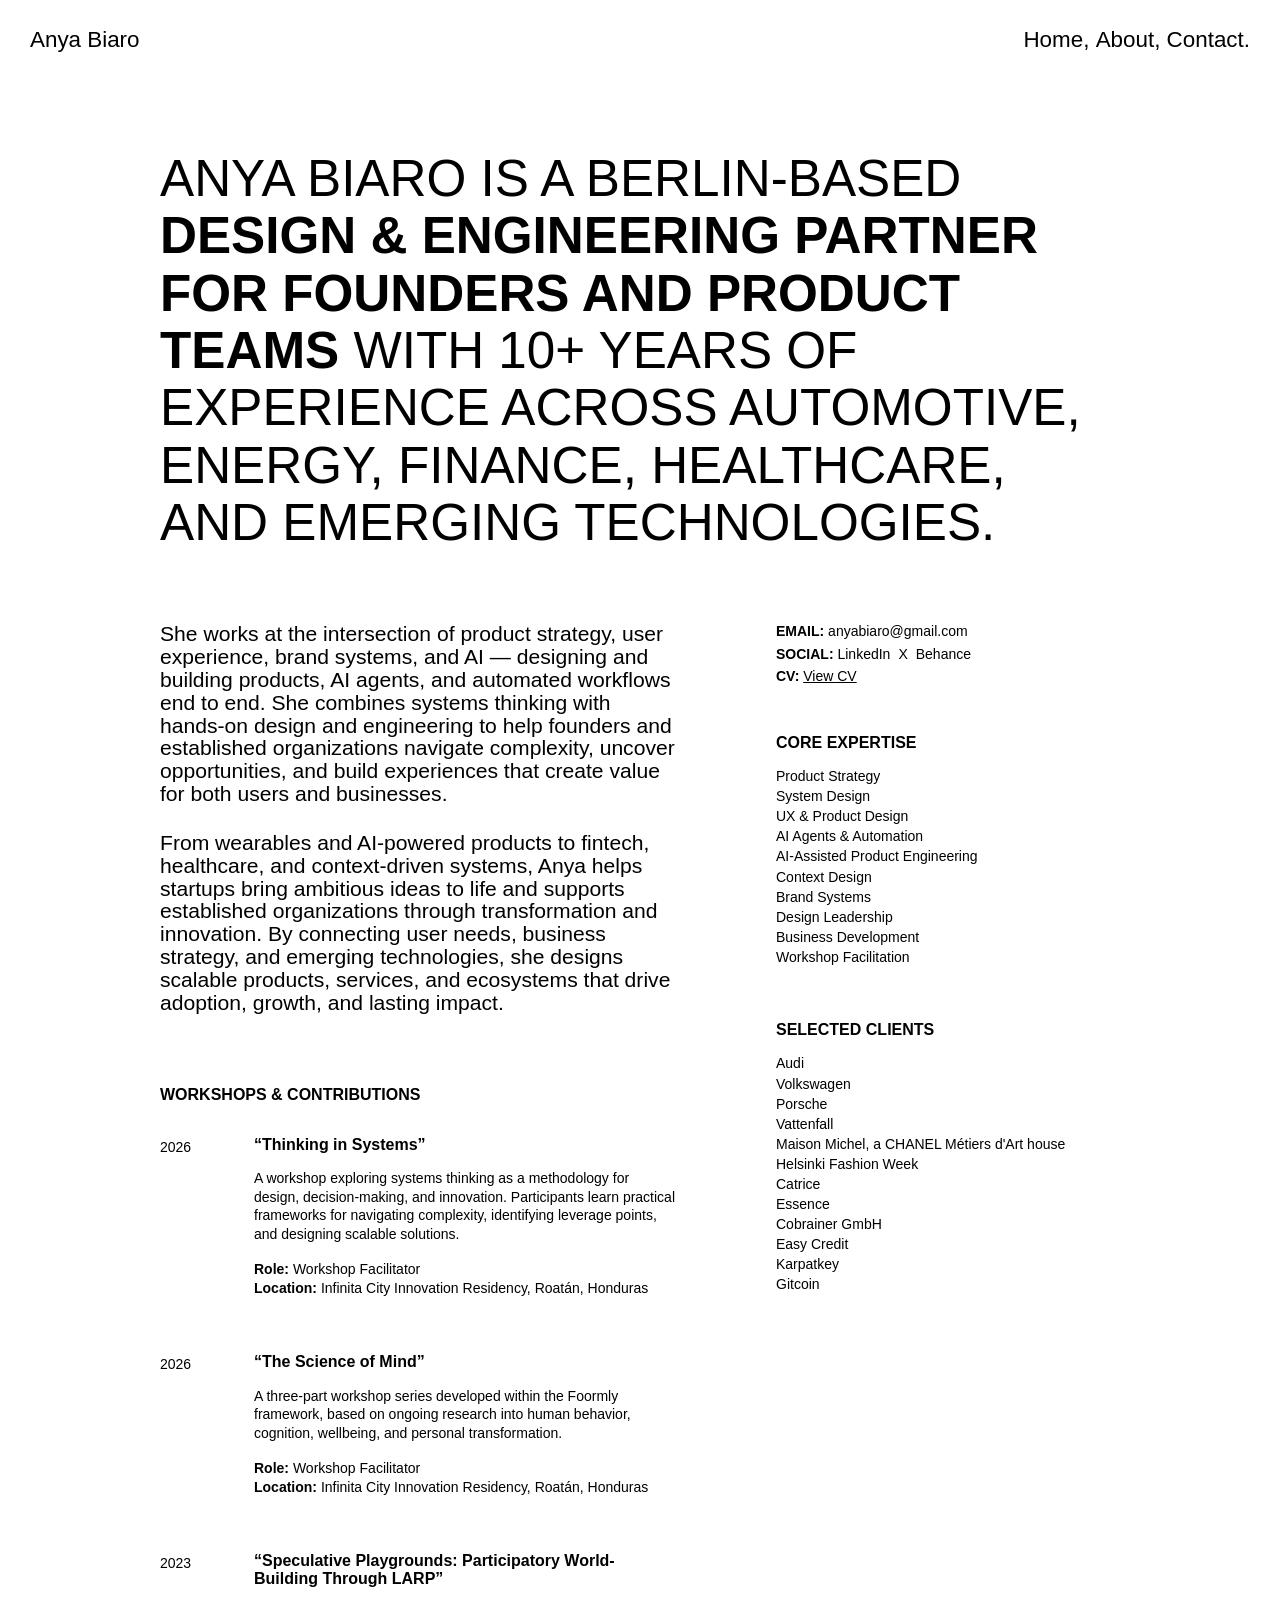
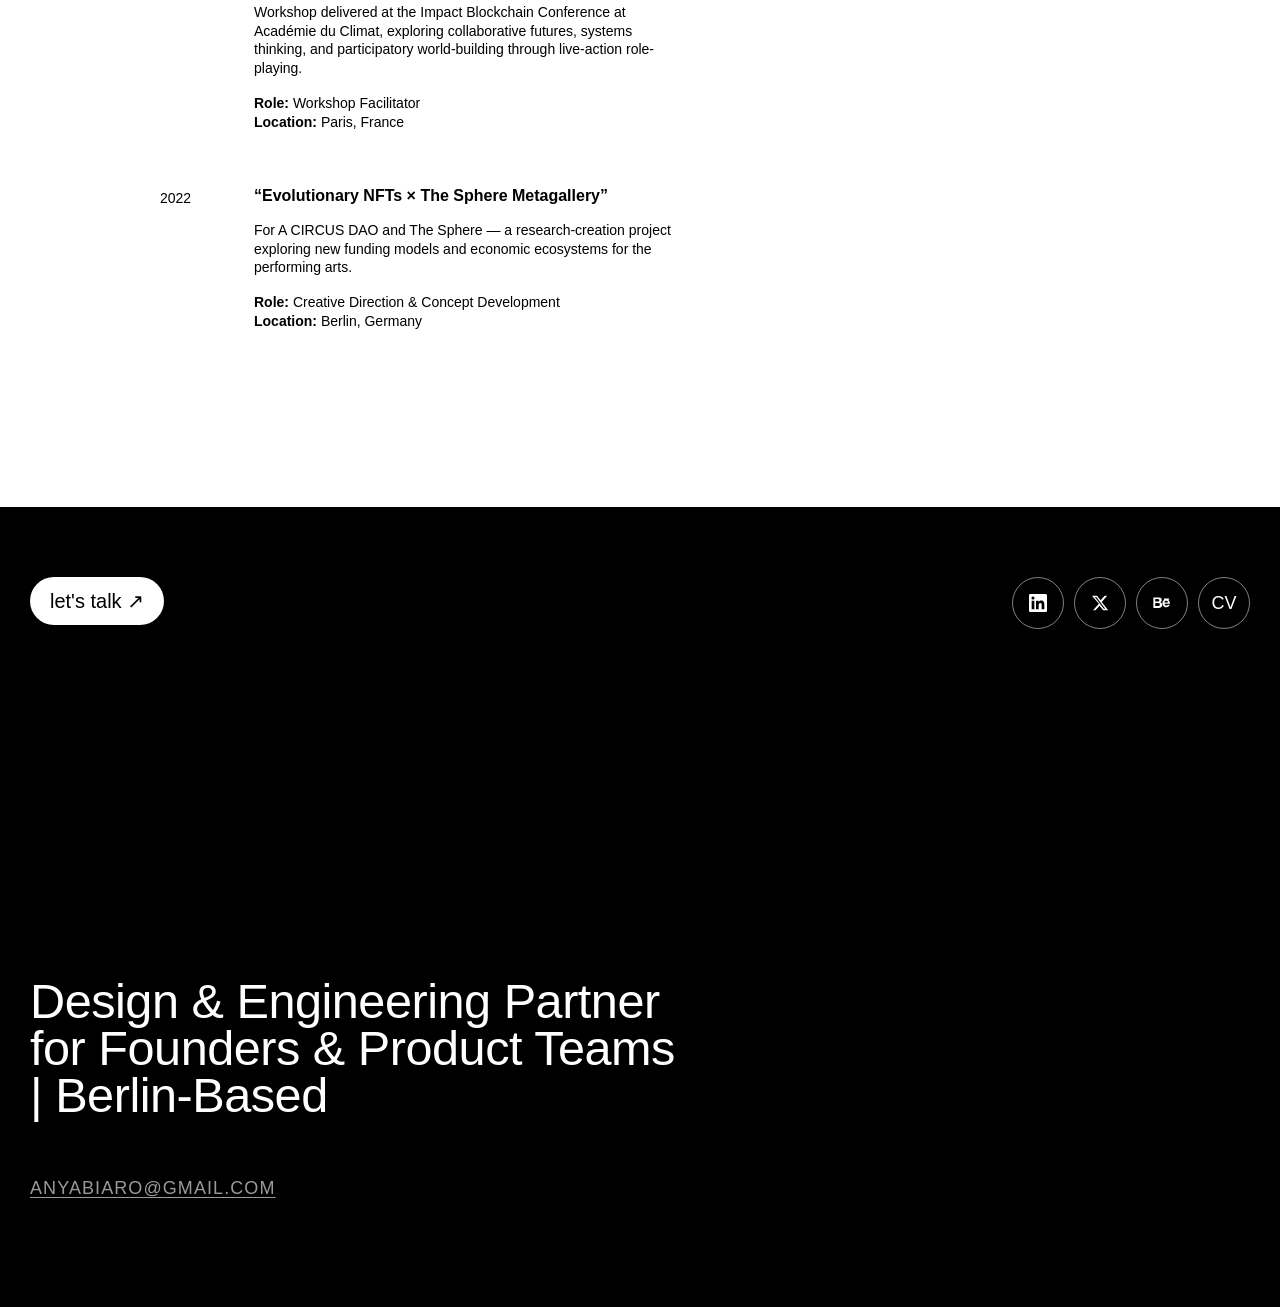
<file: about/index.html>
<!doctype html>
<html lang="en">
  <head>
    <meta charset="utf-8">
    <base href="/">
    <meta name="viewport" content="width=device-width, initial-scale=1">
    <title>About | Anya Biaro</title>
    <meta name="description" content="About Anya Biaro: design & engineering partner for founders & product teams. Product strategy, UX/UI, branding, AI agents and automation. 10+ years, Berlin-based.">
    <meta property="og:type" content="website">
    <meta property="og:title" content="About | Anya Biaro">
    <meta property="og:description" content="Design & engineering partner for founders & product teams. Product strategy, UX/UI, branding, AI agents and automation. 10+ years, Berlin-based.">
    <meta property="og:image" content="https://www.anyabiaro.com/assets/og-image.png">
    <meta property="og:url" content="https://www.anyabiaro.com/about">
    <meta name="twitter:card" content="summary_large_image">
    <meta name="twitter:image" content="https://www.anyabiaro.com/assets/og-image.png">
    <link rel="icon" href="/favicon.ico" sizes="any">
    <link rel="icon" type="image/png" sizes="48x48" href="/assets/favicon-48x48.png">
    <link rel="icon" type="image/png" sizes="32x32" href="/assets/favicon-32x32.png">
    <link rel="apple-touch-icon" href="/assets/apple-touch-icon.png">
    <link rel="stylesheet" href="styles.css">
  </head>
  <body>
    <header class="site-header" aria-label="Primary navigation">
      <a class="brand" href="/" data-content="brand">Anya Biaro</a>
      <nav class="nav-links" aria-label="Site sections">
        <a href="/">Home</a><span>,&nbsp;</span>
        <a href="/about">About</a><span>,&nbsp;</span>
        <a href="/#contact">Contact</a><span>.</span>
      </nav>
      <button class="nav-toggle" aria-label="Toggle menu" aria-expanded="false">Menu</button>
    </header>

    <main>
      <section class="about-page" id="about" aria-labelledby="about-title">
        <h1 id="about-title" class="about-title">
          Anya Biaro is a Berlin-based <strong>design &amp; engineering partner for founders and product teams</strong> with 10+ years of experience across automotive, energy, finance, healthcare, and emerging technologies.
        </h1>

        <div class="about-grid">
          <div class="about-copy">
            <p>She works at the intersection of product strategy, user experience, brand systems, and AI — designing and building products, AI agents, and automated workflows end to end. She combines systems thinking with hands-on design and engineering to help founders and established organizations navigate complexity, uncover opportunities, and build experiences that create value for both users and businesses.</p>
            <p>From wearables and AI-powered products to fintech, healthcare, and context-driven systems, Anya helps startups bring ambitious ideas to life and supports established organizations through transformation and innovation. By connecting user needs, business strategy, and emerging technologies, she designs scalable products, services, and ecosystems that drive adoption, growth, and lasting impact.</p>

            <div class="about-workshops">
              <h2>Workshops &amp; Contributions</h2>

              <div class="about-workshop-item">
                <p class="about-workshop-year">2026</p>
                <div>
                  <h3>Thinking in Systems</h3>
                  <p>A workshop exploring systems thinking as a methodology for design, decision-making, and innovation. Participants learn practical frameworks for navigating complexity, identifying leverage points, and designing scalable solutions.</p>
                  <p><strong>Role:</strong> Workshop Facilitator<br><strong>Location:</strong> Infinita City Innovation Residency, Roatán, Honduras</p>
                </div>
              </div>

              <div class="about-workshop-item">
                <p class="about-workshop-year">2026</p>
                <div>
                  <h3>The Science of Mind</h3>
                  <p>A three-part workshop series developed within the Foormly framework, based on ongoing research into human behavior, cognition, wellbeing, and personal transformation.</p>
                  <p><strong>Role:</strong> Workshop Facilitator<br><strong>Location:</strong> Infinita City Innovation Residency, Roatán, Honduras</p>
                </div>
              </div>

              <div class="about-workshop-item">
                <p class="about-workshop-year">2023</p>
                <div>
                  <h3>Speculative Playgrounds: Participatory World-Building Through LARP</h3>
                  <p>Workshop delivered at the Impact Blockchain Conference at Académie du Climat, exploring collaborative futures, systems thinking, and participatory world-building through live-action role-playing.</p>
                  <p><strong>Role:</strong> Workshop Facilitator<br><strong>Location:</strong> Paris, France</p>
                </div>
              </div>

              <div class="about-workshop-item">
                <p class="about-workshop-year">2022</p>
                <div>
                  <h3>Evolutionary NFTs × The Sphere Metagallery</h3>
                  <p>For A CIRCUS DAO and The Sphere — a research-creation project exploring new funding models and economic ecosystems for the performing arts.</p>
                  <p><strong>Role:</strong> Creative Direction &amp; Concept Development<br><strong>Location:</strong> Berlin, Germany</p>
                </div>
              </div>
            </div>
          </div>

          <aside class="about-details" aria-label="About details">
            <div class="about-block">
              <p>
                <strong>Email:</strong>
                <a href="mailto:anyabiaro@gmail.com" data-content="email">anyabiaro@gmail.com</a>
              </p>
              <p>
                <strong>Social:</strong>
                <span data-socials-inline></span>
              </p>
              <p>
                <strong>CV:</strong>
                <a href="https://docs.google.com/document/d/16IysWOBCpIxDrQAFdBhA-k-1iTJSCD5MeZukyE_M38k/edit?usp=sharing" target="_blank" rel="noreferrer" style="text-decoration: underline;">View CV</a>
              </p>
            </div>

            <div class="about-block about-block--expertise">
              <h2>Core <strong>Expertise</strong></h2>
              <ul>
                <li>Product Strategy</li>
                <li>System Design</li>
                <li>UX &amp; Product Design</li>
                <li>AI Agents &amp; Automation</li>
                <li>AI-Assisted Product Engineering</li>
                <li>Context Design</li>
                <li>Brand Systems</li>
                <li>Design Leadership</li>
                <li>Business Development</li>
                <li>Workshop Facilitation</li>
              </ul>
            </div>

            <div class="about-block about-block--clients">
              <h2>Selected <strong>Clients</strong></h2>
              <ul>
                <li>Audi</li>
                <li>Volkswagen</li>
                <li>Porsche</li>
                <li>Vattenfall</li>
                <li>Maison Michel, a CHANEL Métiers d'Art house</li>
                <li>Helsinki Fashion Week</li>
                <li>Catrice</li>
                <li>Essence</li>
                <li>Cobrainer GmbH</li>
                <li>Easy Credit</li>
                <li>Karpatkey</li>
                <li>Gitcoin</li>
              </ul>
            </div>
          </aside>
        </div>
      </section>
    </main>

    <footer class="footer" id="contact">
      <div class="footer-top">
        <a class="footer-talk" href="mailto:anyabiaro@gmail.com">let's talk ↗</a>
        <div class="footer-icons" data-footer-socials></div>
      </div>
      <div class="footer-bottom">
        <p class="footer-descriptor" data-content="footerDescriptor"></p>
        <a class="footer-email" href="mailto:anyabiaro@gmail.com" data-content="email"></a>
      </div>
    </footer>

    <script src="content.js"></script>
    <script src="script.js"></script>
  </body>
</html>
</file>
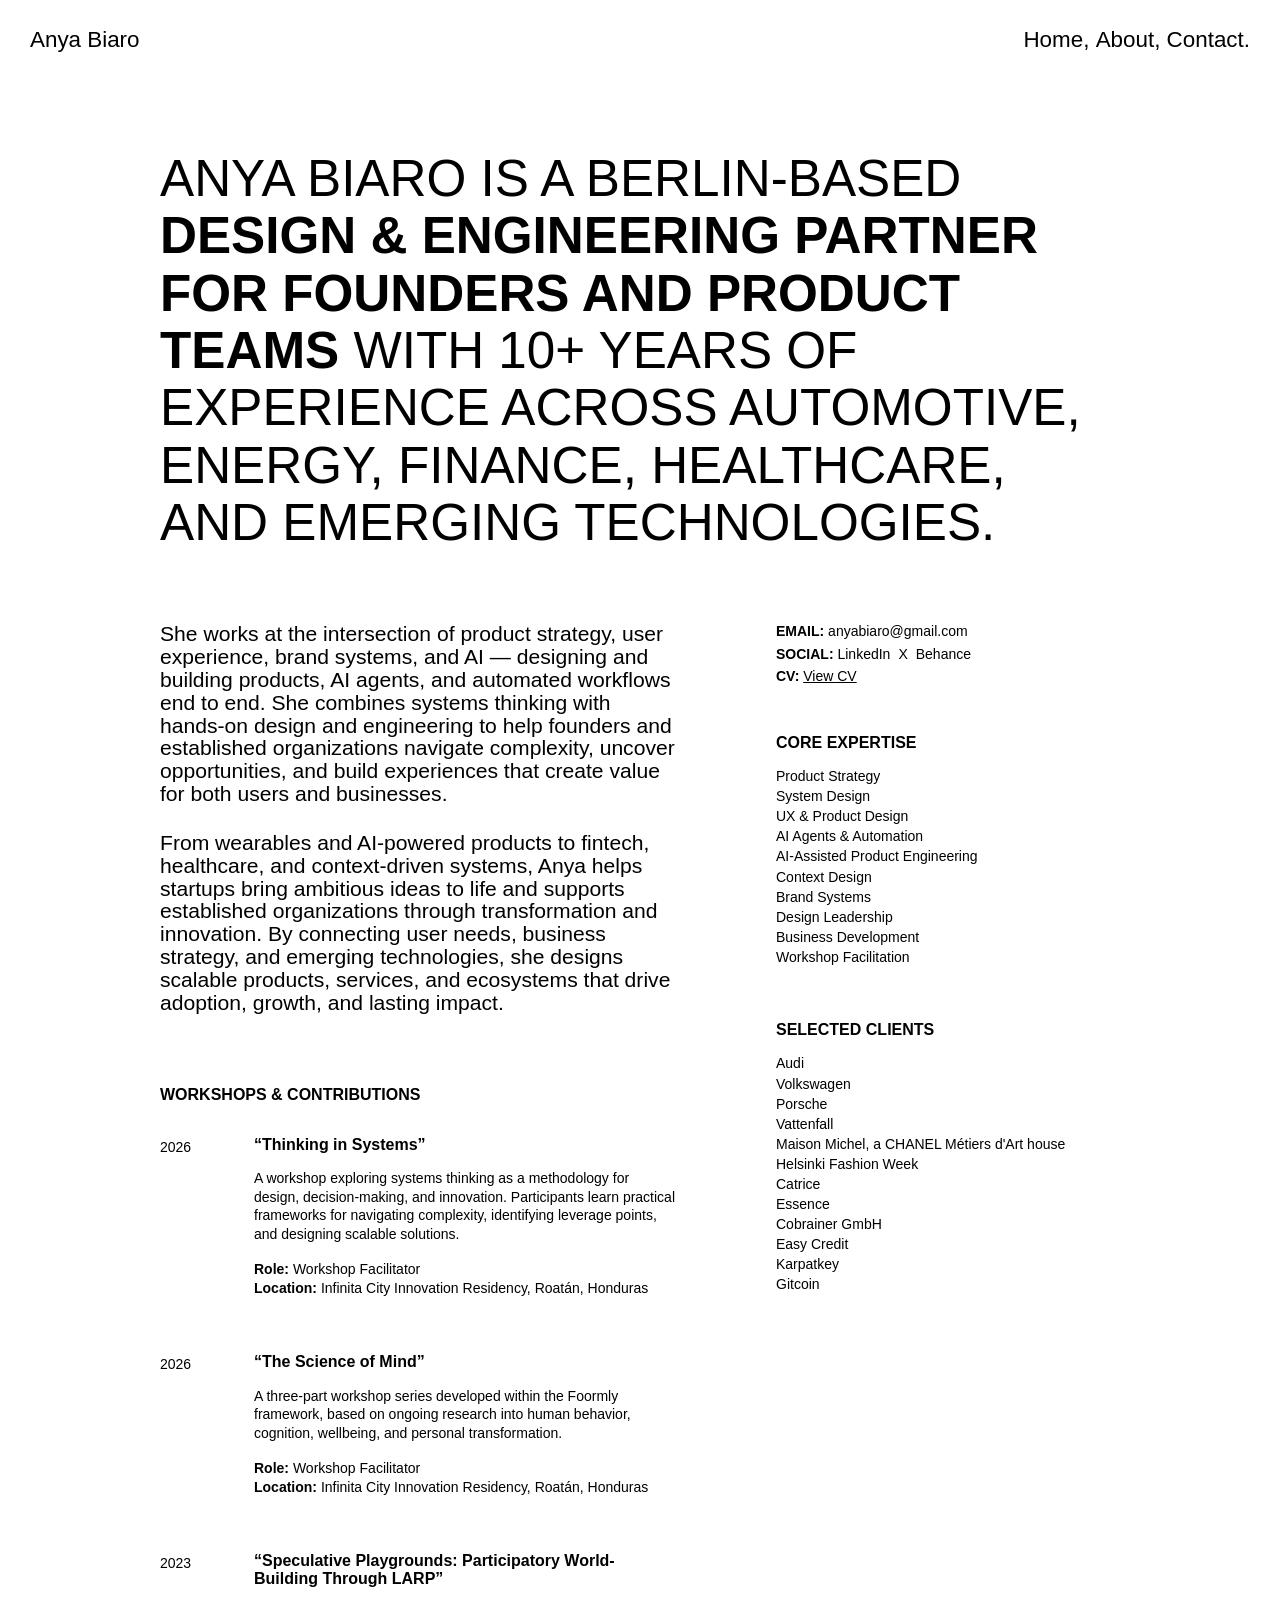
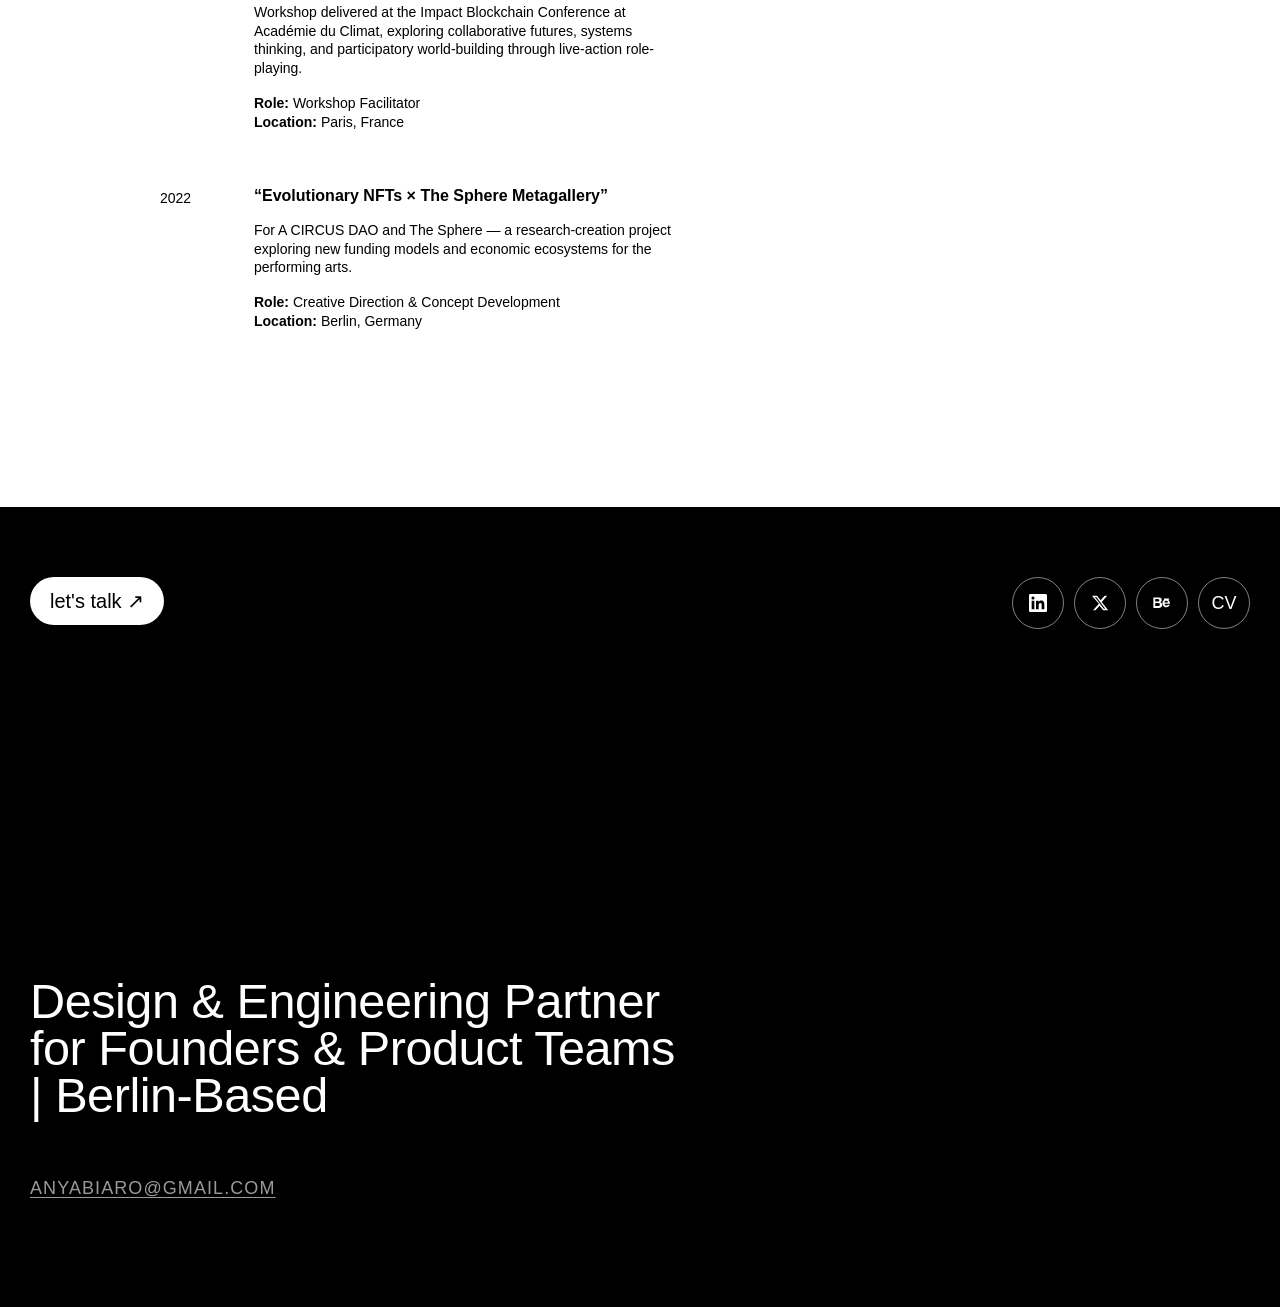
<file: about.html>
<!doctype html>
<html lang="en">
  <head>
    <meta charset="utf-8">
    <meta name="viewport" content="width=device-width, initial-scale=1">
    <title>About | Anya Biaro</title>
    <meta name="description" content="About Anya Biaro: design & engineering partner for founders & product teams. Product strategy, UX/UI, branding, AI agents and automation. 10+ years, Berlin-based.">
    <meta property="og:type" content="website">
    <meta property="og:title" content="About | Anya Biaro">
    <meta property="og:description" content="Design & engineering partner for founders & product teams. Product strategy, UX/UI, branding, AI agents and automation. 10+ years, Berlin-based.">
    <meta property="og:image" content="https://www.anyabiaro.com/assets/og-image.png">
    <meta property="og:url" content="https://www.anyabiaro.com/about">
    <meta name="twitter:card" content="summary_large_image">
    <meta name="twitter:image" content="https://www.anyabiaro.com/assets/og-image.png">
    <link rel="icon" href="/favicon.ico" sizes="any">
    <link rel="icon" type="image/png" sizes="48x48" href="/assets/favicon-48x48.png">
    <link rel="icon" type="image/png" sizes="32x32" href="/assets/favicon-32x32.png">
    <link rel="apple-touch-icon" href="/assets/apple-touch-icon.png">
    <link rel="stylesheet" href="./styles.css">
  </head>
  <body>
    <header class="site-header" aria-label="Primary navigation">
      <a class="brand" href="/" data-content="brand">Anya Biaro</a>
      <nav class="nav-links" aria-label="Site sections">
        <a href="/">Home</a><span>,&nbsp;</span>
        <a href="/about">About</a><span>,&nbsp;</span>
        <a href="/#contact">Contact</a><span>.</span>
      </nav>
      <button class="nav-toggle" aria-label="Toggle menu" aria-expanded="false">Menu</button>
    </header>

    <main>
      <section class="about-page" id="about" aria-labelledby="about-title">
        <h1 id="about-title" class="about-title">
          Anya Biaro is a Berlin-based <strong>design &amp; engineering partner for founders and product teams</strong> with 10+ years of experience across automotive, energy, finance, healthcare, and emerging technologies.
        </h1>

        <div class="about-grid">
          <div class="about-copy">
            <p>She works at the intersection of product strategy, user experience, brand systems, and AI — designing and building products, AI agents, and automated workflows end to end. She combines systems thinking with hands-on design and engineering to help founders and established organizations navigate complexity, uncover opportunities, and build experiences that create value for both users and businesses.</p>
            <p>From wearables and AI-powered products to fintech, healthcare, and context-driven systems, Anya helps startups bring ambitious ideas to life and supports established organizations through transformation and innovation. By connecting user needs, business strategy, and emerging technologies, she designs scalable products, services, and ecosystems that drive adoption, growth, and lasting impact.</p>

            <div class="about-workshops">
              <h2>Workshops &amp; Contributions</h2>

              <div class="about-workshop-item">
                <p class="about-workshop-year">2026</p>
                <div>
                  <h3>Thinking in Systems</h3>
                  <p>A workshop exploring systems thinking as a methodology for design, decision-making, and innovation. Participants learn practical frameworks for navigating complexity, identifying leverage points, and designing scalable solutions.</p>
                  <p><strong>Role:</strong> Workshop Facilitator<br><strong>Location:</strong> Infinita City Innovation Residency, Roatán, Honduras</p>
                </div>
              </div>

              <div class="about-workshop-item">
                <p class="about-workshop-year">2026</p>
                <div>
                  <h3>The Science of Mind</h3>
                  <p>A three-part workshop series developed within the Foormly framework, based on ongoing research into human behavior, cognition, wellbeing, and personal transformation.</p>
                  <p><strong>Role:</strong> Workshop Facilitator<br><strong>Location:</strong> Infinita City Innovation Residency, Roatán, Honduras</p>
                </div>
              </div>

              <div class="about-workshop-item">
                <p class="about-workshop-year">2023</p>
                <div>
                  <h3>Speculative Playgrounds: Participatory World-Building Through LARP</h3>
                  <p>Workshop delivered at the Impact Blockchain Conference at Académie du Climat, exploring collaborative futures, systems thinking, and participatory world-building through live-action role-playing.</p>
                  <p><strong>Role:</strong> Workshop Facilitator<br><strong>Location:</strong> Paris, France</p>
                </div>
              </div>

              <div class="about-workshop-item">
                <p class="about-workshop-year">2022</p>
                <div>
                  <h3>Evolutionary NFTs × The Sphere Metagallery</h3>
                  <p>For A CIRCUS DAO and The Sphere — a research-creation project exploring new funding models and economic ecosystems for the performing arts.</p>
                  <p><strong>Role:</strong> Creative Direction &amp; Concept Development<br><strong>Location:</strong> Berlin, Germany</p>
                </div>
              </div>
            </div>
          </div>

          <aside class="about-details" aria-label="About details">
            <div class="about-block">
              <p>
                <strong>Email:</strong>
                <a href="mailto:anyabiaro@gmail.com" data-content="email">anyabiaro@gmail.com</a>
              </p>
              <p>
                <strong>Social:</strong>
                <span data-socials-inline></span>
              </p>
              <p>
                <strong>CV:</strong>
                <a href="https://docs.google.com/document/d/16IysWOBCpIxDrQAFdBhA-k-1iTJSCD5MeZukyE_M38k/edit?usp=sharing" target="_blank" rel="noreferrer" style="text-decoration: underline;">View CV</a>
              </p>
            </div>

            <div class="about-block about-block--expertise">
              <h2>Core <strong>Expertise</strong></h2>
              <ul>
                <li>Product Strategy</li>
                <li>System Design</li>
                <li>UX &amp; Product Design</li>
                <li>AI Agents &amp; Automation</li>
                <li>AI-Assisted Product Engineering</li>
                <li>Context Design</li>
                <li>Brand Systems</li>
                <li>Design Leadership</li>
                <li>Business Development</li>

                <li>Workshop Facilitation</li>
              </ul>
            </div>

            <div class="about-block about-block--clients">
              <h2>Selected <strong>Clients</strong></h2>
              <ul>
                <li>Audi</li>
                <li>Volkswagen</li>
                <li>Porsche</li>
                <li>Vattenfall</li>
                <li>Maison Michel, a CHANEL Métiers d'Art house</li>
                <li>Helsinki Fashion Week</li>
                <li>Catrice</li>
                <li>Essence</li>
                <li>Cobrainer GmbH</li>
                <li>Easy Credit</li>
                <li>Karpatkey</li>
                <li>Gitcoin</li>
              </ul>
            </div>
          </aside>
        </div>
      </section>
    </main>

    <footer class="footer" id="contact">
      <div class="footer-top">
        <a class="footer-talk" href="mailto:anyabiaro@gmail.com">let's talk ↗</a>
        <div class="footer-icons" data-footer-socials></div>
      </div>
      <div class="footer-bottom">
        <p class="footer-descriptor" data-content="footerDescriptor"></p>
        <a class="footer-email" href="mailto:anyabiaro@gmail.com" data-content="email"></a>
      </div>
    </footer>

    <script src="./content.js"></script>
    <script src="./script.js"></script>
  </body>
</html>
</file>
<file: styles.css>
:root {
  --background: #fff;
  --foreground: #050505;
  --muted: #efefef;
  --pad: clamp(18px, 2.35vw, 30px);
  --header-size: clamp(22px, 1.75vw, 25px);
  --body-size: 12px;
  --display: clamp(48px, 5.65vw, 82px);
}

* {
  box-sizing: border-box;
}

html {
  scroll-behavior: smooth;
  overflow-x: hidden;
}

body {
  margin: 0;
  overflow-x: hidden;
  background: var(--background);
  color: var(--foreground);
  font-family: "ABC Diatype", "Helvetica Neue", Arial, system-ui, sans-serif;
  font-size: var(--body-size);
  line-height: 1;
  letter-spacing: 0;
  text-transform: uppercase;
}

a {
  color: inherit;
  text-decoration: none;
}

img {
  display: block;
  width: 100%;
}

/* ─── Header ─────────────────────────────────────────────── */

.site-header {
  position: fixed;
  inset: 0 0 auto;
  z-index: 20;
  display: flex;
  justify-content: space-between;
  gap: 24px;
  padding: 29px var(--pad);
  font-size: var(--header-size);
  line-height: 0.95;
  text-transform: none;
  mix-blend-mode: difference;
}

.brand,
.nav-links {
  color: #fff;
}

.nav-links {
  display: flex;
  flex-wrap: wrap;
  justify-content: flex-end;
}

.nav-links a {
  transition: opacity 180ms ease;
}

.nav-links a:hover {
  opacity: 0.55;
}

.nav-toggle {
  display: none;
  background: none;
  border: none;
  cursor: pointer;
  padding: 0;
  color: #fff;
  font-family: inherit;
  font-size: var(--header-size);
  line-height: 0.95;
  text-transform: none;
}

/* ─── Intro ──────────────────────────────────────────────── */

.intro {
  display: grid;
  min-height: 62vh;
  padding: 120px var(--pad) 22px;
  place-items: end center;
  background: #fff;
}

.intro-line {
  max-width: min(620px, 80vw);
  margin: 0;
  text-align: center;
}

/* ─── Image statement ────────────────────────────────────── */

.image-statement {
  position: relative;
  min-height: 100svh;
  overflow: hidden;
  background: #d8d4cc;
}

.image-statement img {
  width: 100%;
  height: 100svh;
  object-fit: cover;
}

.image-statement--first img {
  object-position: center top;
}

.image-statement h1,
.image-statement h2 {
  position: absolute;
  left: var(--pad);
  right: var(--pad);
  bottom: 26px;
  max-width: 1120px;
  margin: 0;
  color: #fff;
  font-size: var(--display);
  font-weight: 400;
  line-height: 0.96;
  text-transform: none;
}

/* ─── Clients ────────────────────────────────────────────── */

.clients {
  padding: 140px 0 36px;
  overflow: hidden;
}

.clients-copy {
  padding: 0 var(--pad) 74px;
}

.clients-copy p {
  margin: 0;
}

.client-marquee {
  display: flex;
  width: 100%;
  overflow: hidden;
}

.client-track {
  display: flex;
  align-items: center;
  gap: 20px;
  width: max-content;
  animation: marquee 56s linear infinite reverse;
}

.client-name {
  display: flex;
  align-items: center;
  justify-content: center;
  min-width: clamp(170px, 19vw, 250px);
  height: clamp(90px, 11vw, 140px);
  padding: 0 clamp(10px, 1.4vw, 18px);
}

.client-logo {
  width: clamp(86px, 8vw, 124px);
  height: auto;
  overflow: visible;
}

.client-logo--porsche   { width: clamp(148px, 14vw, 220px); }
.client-logo--volkswagen { width: clamp(72px, 7vw, 110px); }
.client-logo--custom    { width: clamp(128px, 12vw, 190px); }
.client-logo--maison    { width: clamp(150px, 14vw, 220px); }
.client-logo--gitcoin   { width: clamp(108px, 10vw, 156px); }

/* ─── Work lede ──────────────────────────────────────────── */

.work-lede {
  display: flex;
  min-height: 48vh;
  align-items: end;
  padding: 56px var(--pad) 42px;
  margin-top: -200px;
}

.work-lede h2 {
  max-width: 620px;
  margin: 0;
  font-size: clamp(44px, 4.4vw, 62px);
  font-weight: 400;
  line-height: 0.98;
  text-transform: none;
}

/* ─── Project grid ───────────────────────────────────────── */

.project-grid {
  display: grid;
  grid-template-columns: repeat(2, minmax(0, 1fr));
  gap: 120px 14px;
  padding: 0 var(--pad) 145px;
}

.project-card {
  display: block;
}

.project-card--wide {
  grid-column: 1 / -1;
}

.project-card figure {
  margin: 0;
}

.project-card img {
  aspect-ratio: 1 / 1;
  height: auto;
  background: var(--muted);
  object-fit: cover;
  transition: filter 220ms ease;
}

.project-card--wide img {
  aspect-ratio: 16 / 8;
}

.project-card:hover img {
  filter: contrast(1.04) brightness(0.92);
}

.project-card--coming-soon {
  cursor: default;
  pointer-events: none;
}

.project-card figcaption {
  min-height: 72px;
  padding-top: 19px;
  text-align: center;
}

.project-card strong,
.project-card span {
  display: block;
  font-weight: 400;
}

/* ─── Recognition ────────────────────────────────────────── */

.recognition {
  background: #211c18;
}

.recognition img {
  object-position: center;
}

/* ─── Footer ─────────────────────────────────────────────── */

.footer {
  display: flex;
  flex-direction: column;
  justify-content: space-between;
  min-height: calc(100svh - 100px);
  padding: var(--pad);
  background: #000;
  color: #fff;
  text-transform: none;
}

.footer-top {
  display: flex;
  justify-content: space-between;
  align-items: flex-start;
  gap: 24px;
  padding-top: 40px;
}

.footer-talk {
  display: inline-flex;
  align-items: center;
  padding: 14px 20px;
  border-radius: 100px;
  background: #fff;
  color: #000;
  font-size: 20px;
  font-weight: 400;
  text-transform: none;
  letter-spacing: 0;
  transition: opacity 180ms ease;
  white-space: nowrap;
}

.footer-talk:hover {
  opacity: 0.85;
}

.footer-icons {
  display: flex;
  align-items: center;
  gap: 10px;
}

.footer-icon {
  display: flex;
  align-items: center;
  justify-content: center;
  width: 52px;
  height: 52px;
  border-radius: 50%;
  border: 1.5px solid rgba(255,255,255,0.5);
  color: #fff;
  font-size: 18px;
  font-weight: 500;
  letter-spacing: 0;
  text-transform: none;
  transition: background 180ms ease, border-color 180ms ease, color 180ms ease, opacity 180ms ease;
  flex-shrink: 0;
}

.footer-icon:hover {
  background: #fff;
  border-color: #fff;
  color: #000;
  opacity: 1;
}

.footer-icon svg {
  fill: currentColor;
  transition: fill 180ms ease;
}

.footer-bottom {
  display: flex;
  flex-direction: column;
  gap: 60px;
  padding-bottom: 80px;
}

.footer-descriptor {
  margin: 0;
  font-size: clamp(32px, 3.8vw, 58px);
  white-space: pre-line;
  font-weight: 400;
  line-height: 0.96;
  color: #fff;
  text-transform: none;
  letter-spacing: -0.01em;
  padding-right: 550px;
}

.footer-email {
  font-size: 18px;
  color: #fff;
  opacity: 0.6;
  text-transform: uppercase;
  letter-spacing: 0.06em;
  text-decoration: underline;
  text-underline-offset: 3px;
  transition: opacity 180ms ease;
}

.footer-email:hover {
  opacity: 0.65;
}

/* ─── About ──────────────────────────────────────────────── */

.about-page {
  min-height: 100svh;
  padding: 150px 160px 120px;
  background: #fff;
  color: #000;
  text-transform: none;
}

.about-title {
  max-width: none;
  margin: 0 0 72px;
  font-size: clamp(36px, 4vw, 60px);
  font-weight: 400;
  line-height: 1.12;
  text-transform: uppercase;
}

.about-title strong {
  font-weight: 800;
  letter-spacing: 0;
}

.about-bio {
  max-width: 1080px;
  margin: 0 0 72px;
  font-size: clamp(15px, 1.18vw, 20px);
  line-height: 1.5;
}

.about-bio p {
  margin: 0 0 1em;
}

.about-grid {
  display: grid;
  grid-template-columns: minmax(0, 1.5fr) minmax(0, 1fr);
  gap: 100px;
  width: 100%;
  align-items: start;
}

.about-copy {
  font-size: clamp(18px, 1.65vw, 24px);
  line-height: 1.08;
}

.about-copy p {
  margin: 0 0 26px;
}

.about-details {
  display: grid;
  gap: 34px;
  font-size: clamp(14px, 1.05vw, 16px);
  line-height: 1.15;
}

.about-block p,
.about-block h2,
.about-block ul {
  margin: 0;
}

.about-block + .about-block {
  padding-top: 12px;
}

.about-block--expertise {
  margin-top: 4px;
}

[data-socials-inline] {
  display: inline-flex;
  gap: 8px;
}

.about-block--clients {
  margin-top: 6px;
}

.about-block p + p {
  margin-top: 6px;
}

.about-block strong,
.about-block h2 {
  font-weight: 800;
  text-transform: uppercase;
}

.about-block h2 {
  margin-bottom: 16px;
  font-size: clamp(15px, 1.25vw, 18px);
}

.about-block ul {
  list-style: none;
  padding: 0;
}

.about-block li {
  margin: 0 0 4px;
}

.about-workshops {
  margin-top: 72px;
}

.about-workshops h2 {
  font-size: clamp(15px, 1.25vw, 18px);
  font-weight: 700;
  text-transform: uppercase;
  margin: 0 0 32px;
}

.about-workshop-item {
  display: grid;
  grid-template-columns: 80px 1fr;
  gap: 14px;
  margin-bottom: 40px;
}

.about-workshop-year {
  font-size: clamp(14px, 1.05vw, 16px);
  text-transform: uppercase;
  padding-top: 2px;
  margin: 0;
}

.about-workshop-item h3 {
  font-size: clamp(16px, 1.2vw, 18px);
  font-weight: 700;
  margin: 0 0 16px;
}

.about-workshop-item h3::before { content: '\201C'; }
.about-workshop-item h3::after { content: '\201D'; }

.about-workshop-item p {
  font-size: clamp(14px, 1.05vw, 16px);
  line-height: 1.34;
  margin: 0 0 16px;
}

/* ─── Project detail ─────────────────────────────────────── */

.project-detail-page {
  background: #fff;
}

[data-project-detail] {
  color: #000;
  text-transform: none;
}

.detail-credits {
  display: grid;
  grid-template-columns: repeat(4, minmax(0, 1fr));
  gap: 14px;
  padding: 0 var(--pad) 38px;
  font-size: 12px;
  line-height: 1;
  text-transform: uppercase;
}

.detail-credits--top {
  padding-top: 360px;
}

.detail-credits div {
  padding-top: 18px;
  border-top: 1px solid #000;
}

.detail-credits p,
.detail-credits ul {
  margin: 0;
}

.detail-credits ul {
  padding: 42px 0 0;
  list-style: none;
}

.detail-credits li {
  margin-bottom: 6px;
}

.detail-cover {
  min-height: 100svh;
  overflow: hidden;
  background: var(--muted);
}

.detail-cover img {
  width: 100%;
  height: 100svh;
  object-fit: cover;
}

.detail-text {
  display: grid;
  padding: 44px var(--pad) 80px;
}

.detail-text--intro {
  grid-template-columns: 1fr;
  padding-top: 60px;
  padding-bottom: 80px;
}

.detail-text--intro article {
  display: grid;
  grid-template-columns: minmax(0, 1.28fr) minmax(260px, 0.52fr);
  gap: clamp(72px, 13vw, 300px);
  width: 100%;
  align-items: start;
}

.detail-text h2 {
  font-size: clamp(38px, 4vw, 62px);
  font-weight: 400;
  line-height: 0.95;
  margin: 0 0 24px;
}

.detail-text--intro h2 {
  max-width: 760px;
}

.detail-overview p {
  margin: 0 0 16px;
  font-size: clamp(15px, 1.2vw, 22px);
  line-height: 1.1;
}

.detail-overview p:last-child {
  margin-bottom: 0;
}

.detail-media-row {
  display: grid;
  grid-template-columns: repeat(2, minmax(0, 1fr));
  gap: 14px;
  padding: 0 var(--pad) 56px;
}

.detail-intro-video {
  padding: 0 160px 56px;
}

.detail-intro-video video {
  width: 100%;
  height: auto;
  display: block;
}

.detail-inline-link {
  color: inherit;
  text-decoration: underline;
  text-underline-offset: 3px;
  transition: opacity 180ms ease;
}

.detail-inline-link:hover {
  opacity: 0.55;
}

.detail-intro-video-link {
  display: inline-block;
  margin-top: 16px;
  font-size: clamp(14px, 1.05vw, 16px);
  color: #000;
  text-decoration: underline;
  text-underline-offset: 3px;
  transition: opacity 180ms ease;
}

.detail-intro-video-link:hover {
  opacity: 0.55;
}

.detail-media {
  margin: 0;
  overflow: hidden;
  background: var(--muted);
  aspect-ratio: 1 / 1;
}

.detail-media img,
.detail-media video {
  width: 100%;
  height: 100%;
  aspect-ratio: 1 / 1;
  object-fit: cover;
  transition: transform 900ms cubic-bezier(0.2, 0.8, 0.2, 1);
}

.detail-challenge-media:has(.detail-media-phone) {
  background: #E7E5E7;
  display: flex;
  align-items: flex-start;
  justify-content: center;
  padding-top: 32px;
}

.detail-media-phone {
  width: 42%;
  border-radius: 44px;
  overflow: hidden;
  box-shadow: 0 8px 32px rgba(0,0,0,0.18);
}

.detail-media-phone video {
  width: 100%;
  height: auto;
  aspect-ratio: 9 / 19.5;
  object-fit: cover;
  display: block;
}

.detail-media:hover img {
  transform: scale(1.035);
}

/* ─── Challenge section ──────────────────────────────────── */

.detail-challenge {
  display: grid;
  grid-template-columns: 1fr 1fr;
  gap: 14px;
  align-items: start;
  padding: 0 var(--pad) 56px;
}

.detail-challenge-media {
  aspect-ratio: 1 / 1;
}

.detail-challenge--reverse {
  direction: rtl;
}

.detail-challenge--reverse > * {
  direction: ltr;
}

.detail-challenge--reverse .detail-challenge-copy {
  margin-left: 0;
  margin-right: auto;
}

.detail-challenge-copy {
  padding-top: 8px;
  max-width: 50%;
  margin-left: auto;
}

.detail-challenge-copy h2 {
  font-size: clamp(15px, 1.18vw, 20px);
  font-weight: 500;
  line-height: 1.16;
  margin: 0 0 16px;
  text-transform: uppercase;
}

.detail-challenge-copy p {
  margin: 0 0 16px;
  font-size: clamp(15px, 1.18vw, 20px);
  line-height: 1.16;
  text-transform: none;
}

.detail-challenge-copy p:last-child {
  margin-bottom: 0;
}

/* ─── Fullscreen image ───────────────────────────────────── */

.detail-fullscreen {
  position: relative;
  overflow: hidden;
  background: #fff;
  padding: 0 var(--pad) 56px;
}

.detail-fullscreen-label {
  position: absolute;
  top: 32px;
  left: calc(var(--pad) + 32px);
  font-size: clamp(15px, 1.18vw, 20px);
  font-weight: 500;
  line-height: 1;
  text-transform: uppercase;
  color: #000;
  z-index: 2;
}

.detail-fullscreen img {
  width: 100%;
  height: calc((100vw - 2 * var(--pad) - 14px) / 2);
  object-fit: cover;
}

.detail-fullscreen--square img {
  height: auto;
  aspect-ratio: 1 / 1;
}

/* ─── Next projects ──────────────────────────────────────── */

.detail-next {
  display: grid;
  grid-template-columns: 1fr;
  align-content: start;
  gap: 18px;
  min-height: 100svh;
  padding: 60px var(--pad) 140px;
}

.detail-next > p {
  margin: 0;
  font-size: clamp(32px, 3.2vw, 48px);
  line-height: 0.95;
  text-transform: none;
}

.detail-next-grid {
  display: grid;
  grid-template-columns: repeat(2, minmax(0, 1fr));
  gap: 14px;
}

.detail-next a {
  display: block;
  font-size: 12px;
  line-height: 1;
  text-align: center;
  text-transform: uppercase;
}

.detail-next a img {
  width: 100%;
  aspect-ratio: 0.97 / 1;
  object-fit: cover;
  margin-bottom: 14px;
}

.detail-next a span {
  display: block;
  margin: 0;
}

.detail-next a span + span {
  margin-top: 3px;
}

/* ─── Scroll reveal ──────────────────────────────────────── */

.detail-reveal {
  opacity: 0;
  transform: translateY(36px);
  transition:
    opacity 800ms ease,
    transform 900ms cubic-bezier(0.2, 0.8, 0.2, 1);
}

.detail-reveal.is-visible {
  opacity: 1;
  transform: translateY(0);
}

/* ─── Keyframes ──────────────────────────────────────────── */

@keyframes marquee {
  to {
    transform: translateX(-50%);
  }
}

/* ─── Mobile ─────────────────────────────────────────────── */

@media (max-width: 760px) {
  :root {
    --pad: 16px;
    --header-size: 20px;
  }

  .site-header {
    align-items: flex-start;
    padding-top: 18px;
  }

  .nav-links {
    display: none;
    position: fixed;
    inset: 0;
    flex-direction: column;
    justify-content: center;
    align-items: center;
    gap: 16px;
    padding: var(--pad);
    background: #000;
    z-index: 19;
    max-width: none;
    mix-blend-mode: normal;
    color: #fff;
    text-align: center;
  }

  .nav-links.is-open {
    display: flex;
  }

  .nav-links.is-open a {
    color: #fff;
    font-size: clamp(32px, 10vw, 48px);
    line-height: 1;
    display: block;
    width: 100%;
    text-align: center;
  }

  .nav-links span {
    display: none;
  }

  .nav-toggle {
    display: block;
    position: relative;
    z-index: 20;
  }

  .site-header.menu-open {
    mix-blend-mode: normal;
    color: #fff;
  }

  .intro {
    min-height: 54vh;
    padding-top: 92px;
  }

  .intro-line {
    max-width: 100%;
  }

  .image-statement,
  .image-statement img {
    min-height: 82svh;
    height: 82svh;
  }

  .image-statement h1,
  .image-statement h2 {
    bottom: 18px;
    font-size: clamp(38px, 11vw, 54px);
  }

  .work-lede {
    min-height: 38vh;
    padding-top: 44px;
  }

  .work-lede h2 {
    font-size: clamp(38px, 10vw, 52px);
  }

  .project-grid {
    grid-template-columns: 1fr;
    gap: 64px;
    padding-bottom: 90px;
  }

  .project-card figcaption {
    min-height: 58px;
  }

  .project-card--wide img {
    aspect-ratio: 16 / 12;
  }

  .detail-challenge-media {
    border-radius: 8px;
    overflow: hidden;
  }

  .detail-fullscreen img {
    height: auto;
    aspect-ratio: 16 / 11;
  }

  .detail-fullscreen--wide img {
    aspect-ratio: 16 / 9;
  }

  .clients {
    padding: 92px 0 28px;
  }

  .clients-copy {
    padding-bottom: 52px;
  }

  .about-page {
    padding: 110px var(--pad) 82px;
  }

  .about-title {
    margin-bottom: 48px;
    font-size: clamp(34px, 9vw, 48px);
  }

  .about-grid {
    grid-template-columns: 1fr;
    gap: 34px;
  }

  .detail-credits {
    grid-template-columns: 1fr;
    padding-bottom: 72px;
  }

  .detail-credits--top {
    padding-top: 100px;
  }

  .detail-text {
    padding-top: 40px;
    padding-bottom: 60px;
  }

  .detail-text--intro article {
    grid-template-columns: 1fr;
    gap: 22px;
  }

  .detail-text--intro h2 {
    font-size: clamp(34px, 8.5vw, 52px);
  }

  .detail-overview p {
    font-size: clamp(17px, 4.8vw, 22px);
  }

  .detail-media-row,
  .detail-next-grid {
    grid-template-columns: 1fr;
    gap: 24px;
  }

  .detail-challenge {
    grid-template-columns: 1fr;
    gap: 24px;
    padding-top: 40px;
    padding-bottom: 60px;
  }

  .detail-challenge-copy {
    margin-bottom: 0;
  }

  .detail-challenge--reverse {
    direction: ltr;
  }

  .detail-challenge-copy {
    max-width: 100%;
    margin-left: 0;
  }

  .detail-intro-video {
    padding-left: var(--pad);
    padding-right: var(--pad);
  }


  .detail-challenge-copy p {
    font-size: clamp(17px, 4.8vw, 22px);
  }

  .detail-next {
    min-height: auto;
    padding-bottom: 88px;
  }

  .detail-next > p {
    font-size: clamp(38px, 10vw, 54px);
  }

  .mail-hero {
    max-width: 100%;
    font-size: clamp(86px, 28vw, 130px);
  }

  .footer-meta {
    margin-top: -20vh;
  }

  .footer {
    padding: 0;
  }

  .footer-top {
    padding: 24px 20px 0;
  }

  .footer-bottom {
    padding: 0 20px 32px;
  }

  .footer-descriptor {
    padding-right: 0;
  }
}
</file>
